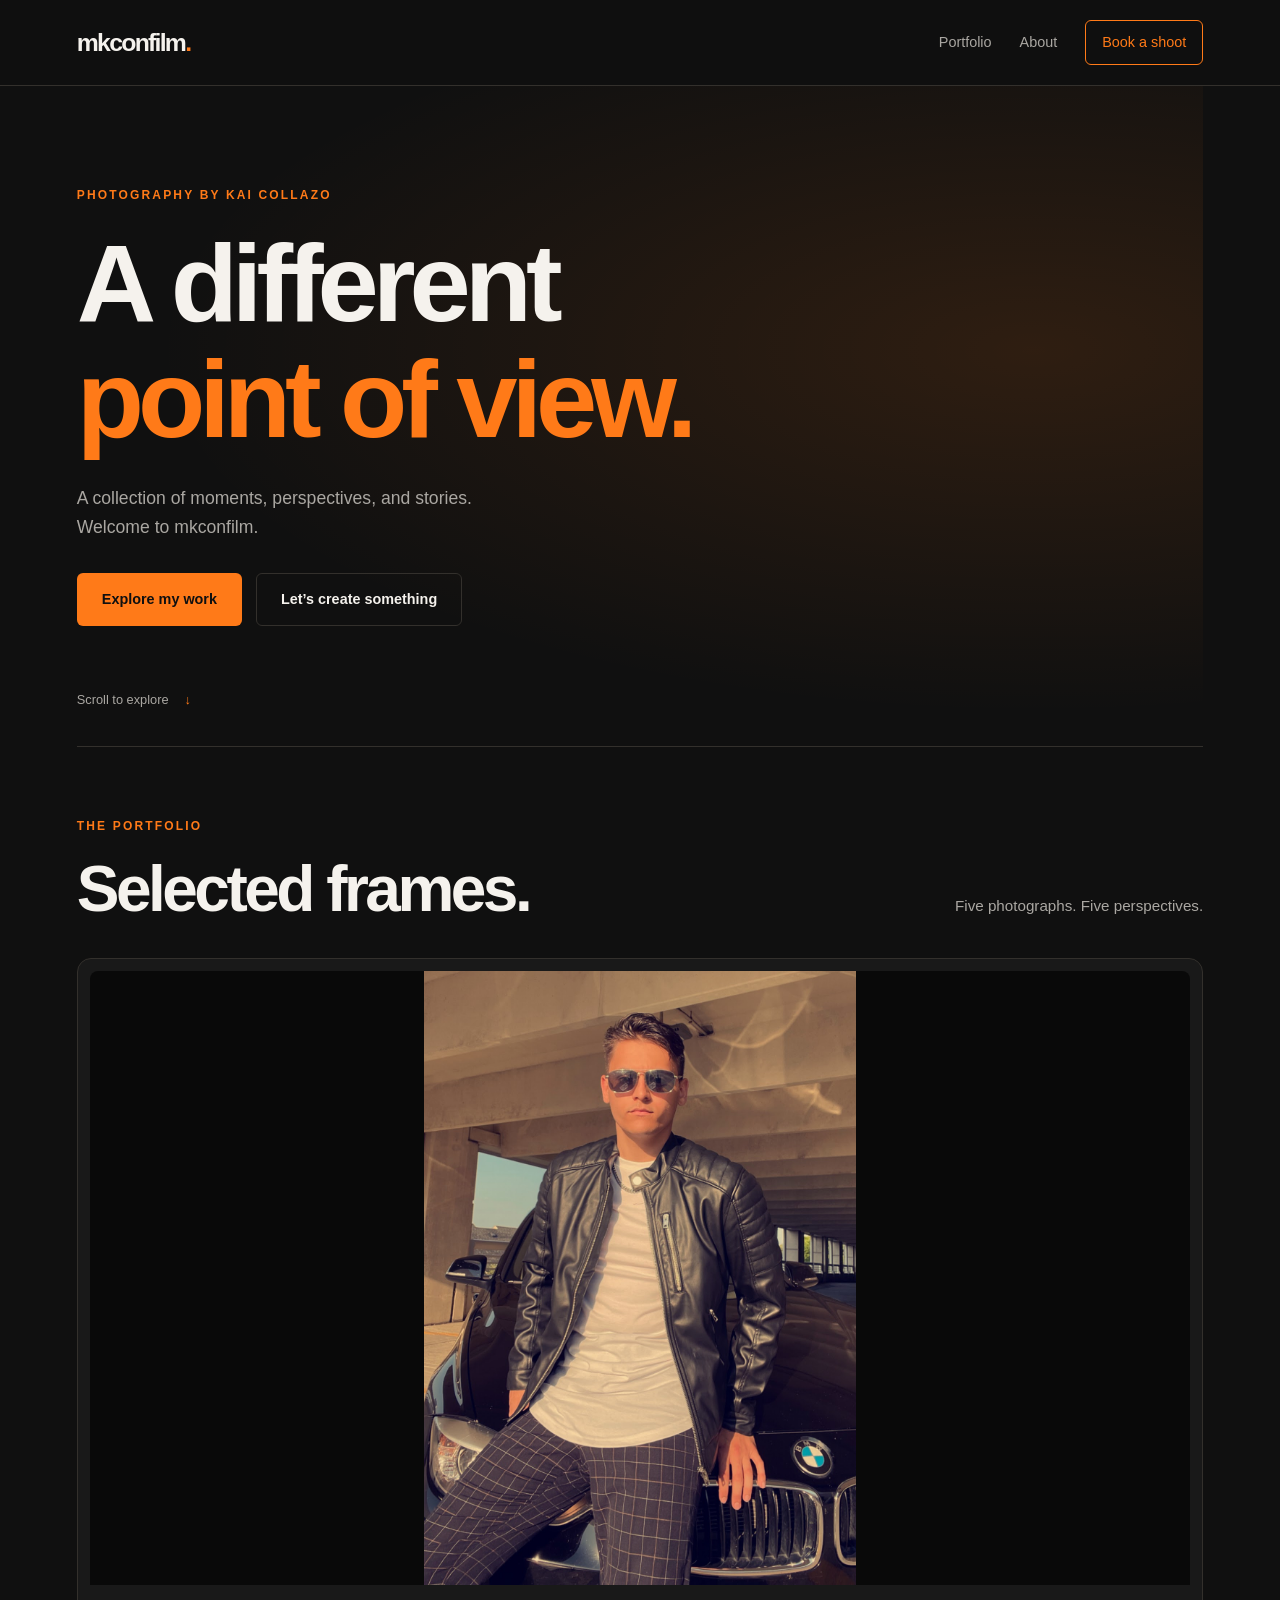
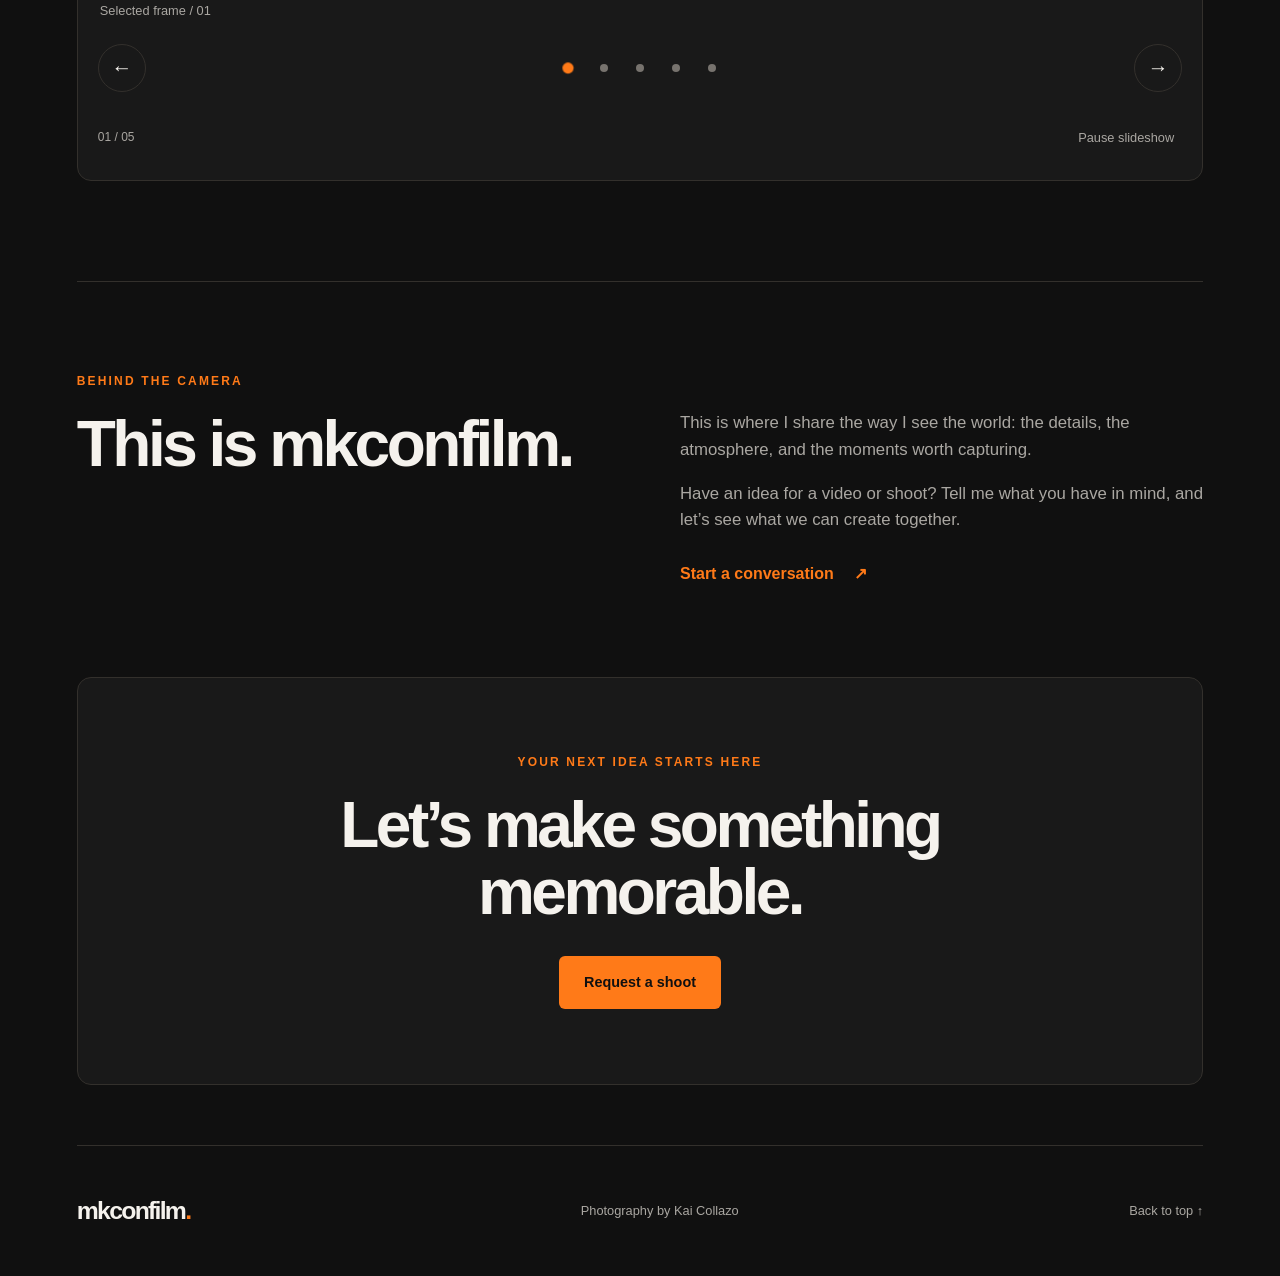
<file: index.html>
<!DOCTYPE html>
<html lang="en">
<head>
  <meta charset="UTF-8">

  <meta name="viewport" content="width=device-width, initial-scale=1">

  <meta
    name="description"
    content="Explore the photography portfolio of Malakai Collazo,
    the creator behind mkconfilm, and inquire about your next shoot."
  >

  <meta name="theme-color" content="#101010">

  <title>mkconfilm | Kai Collazo</title>

  <link rel="stylesheet" href="style.css">

  <script src="script.js" defer></script>
</head>

<body>
  <a class="skip-link" href="#main">Skip to content</a>

  <!-- SITE HEADER -->
  <header class="site-header">
    <a class="brand" href="index.html" aria-label="mkconfilm home">
      mkconfilm<span class="brand-dot">.</span>
    </a>

    <nav class="site-nav" aria-label="Main navigation">
     <a href="portfolio.html">Portfolio</a>
      <a href="about.html">About</a>
      <a class="nav-booking" href="booking.html">Book a shoot</a>
    </nav>
  </header>

  <main id="main">

    <!-- INTRODUCTION -->
    <section class="hero" aria-labelledby="hero-heading">
      <div class="hero-content">
        <p class="eyebrow">Photography by Kai Collazo</p>

        <h1 id="hero-heading">
          A different<br>
          <span class="accent">point of view.</span>
        </h1>

        <p class="hero-description">
          A collection of moments, perspectives, and stories.
          Welcome to mkconfilm.
        </p>

        <div class="hero-actions">
       <a class="button button-primary" href="portfolio.html">
  Explore my work
</a>

          <a class="button button-secondary" href="booking.html">
            Let’s create something
          </a>
        </div>
      </div>

      <a class="scroll-cue" href="#portfolio">
        Scroll to explore <span aria-hidden="true">↓</span>
      </a>
    </section>

    <!-- FEATURED PHOTO CAROUSEL -->
    <section
      class="portfolio-section"
      id="portfolio"
      aria-labelledby="portfolio-heading"
    >
      <div class="section-heading">
        <div>
          <p class="eyebrow">The portfolio</p>
          <h2 id="portfolio-heading">Selected frames.</h2>
        </div>

        <p class="section-description">
          Five photographs. Five perspectives.
        </p>
      </div>

      <div
        class="carousel"
        role="region"
        aria-roledescription="carousel"
        aria-label="Featured photographs"
      >

<!-- FEATURED PHOTOGRAPHS -->
<div class="carousel-track">

  <figure class="slide is-active" data-slide="0">
    <img
      src="images/Photo-1.jpg"
      alt="Featured photograph 1 from the mkconfilm portfolio"
      fetchpriority="high"
      decoding="async"
    >
    <figcaption>Selected frame / 01</figcaption>
  </figure>

  <figure class="slide" data-slide="1" hidden>
    <img
      src="images/Photo-2.jpg"
      alt="Featured photograph 2 from the mkconfilm portfolio"
      decoding="async"
    >
    <figcaption>Selected frame / 02</figcaption>
  </figure>

  <figure class="slide" data-slide="2" hidden>
    <img
      src="images/Photo-3.jpg"
      alt="Featured photograph 3 from the mkconfilm portfolio"
      decoding="async"
    >
    <figcaption>Selected frame / 03</figcaption>
  </figure>

  <figure class="slide" data-slide="3" hidden>
    <img
      src="images/Photo-4.jpg"
      alt="Featured photograph 4 from the mkconfilm portfolio"
      decoding="async"
    >
    <figcaption>Selected frame / 04</figcaption>
  </figure>

  <figure class="slide" data-slide="4" hidden>
    <img
      src="images/Photo-5.jpg"
      alt="Featured photograph 5 from the mkconfilm portfolio"
      decoding="async"
    >
    <figcaption>Selected frame / 05</figcaption>
  </figure>

</div>
        
        <div class="carousel-controls">
          <button
            class="carousel-arrow"
            id="previous-slide"
            type="button"
            aria-label="Previous photograph"
          >
            ←
          </button>

          <div class="carousel-dots" aria-label="Choose a photograph">
            <button
              class="carousel-dot is-active"
              type="button"
              data-target="0"
              aria-label="Show photograph 1"
              aria-current="true"
            ></button>

            <button
              class="carousel-dot"
              type="button"
              data-target="1"
              aria-label="Show photograph 2"
            ></button>

            <button
              class="carousel-dot"
              type="button"
              data-target="2"
              aria-label="Show photograph 3"
            ></button>

            <button
              class="carousel-dot"
              type="button"
              data-target="3"
              aria-label="Show photograph 4"
            ></button>

            <button
              class="carousel-dot"
              type="button"
              data-target="4"
              aria-label="Show photograph 5"
            ></button>
          </div>

          <button
            class="carousel-arrow"
            id="next-slide"
            type="button"
            aria-label="Next photograph"
          >
            →
          </button>
        </div>

        <div class="carousel-bottom">
          <p class="slide-count" id="slide-count">01 / 05</p>

          <button
            class="carousel-playback"
            id="toggle-autoplay"
            type="button"
            aria-label="Pause automatic slideshow"
          >
            Pause slideshow
          </button>
        </div>

      </div>
    </section>

    <!-- ABOUT YOU -->
    <section
      class="about-section"
      id="about"
      aria-labelledby="about-heading"
    >
      <div>
        <p class="eyebrow">Behind the camera</p>
        <h2 id="about-heading">
          This is mkconfilm.
        </h2>
      </div>

      <div class="about-copy">
        <p>
          This is where I share the way I see the world:
          the details, the atmosphere, and the moments
          worth capturing.
        </p>

        <p>
          Have an idea for a video or shoot? Tell me what you have in mind,
          and let’s see what we can create together.
        </p>

        <a class="text-link" href="booking.html">
          Start a conversation <span aria-hidden="true">↗</span>
        </a>
      </div>
    </section>

    <!-- BOOKING CALL TO ACTION -->
    <section class="booking-banner" aria-labelledby="booking-heading">
      <p class="eyebrow">Your next idea starts here</p>

      <h2 id="booking-heading">Let’s make something memorable.</h2>

      <a class="button button-primary" href="booking.html">
        Request a shoot
      </a>
    </section>

  </main>

  <footer class="site-footer">
    <a class="brand" href="index.html">
      mkconfilm<span class="brand-dot">.</span>
    </a>

    <p>Photography by Kai Collazo</p>

    <a href="#main">Back to top ↑</a>
  </footer>
</body>
</html>
</file>
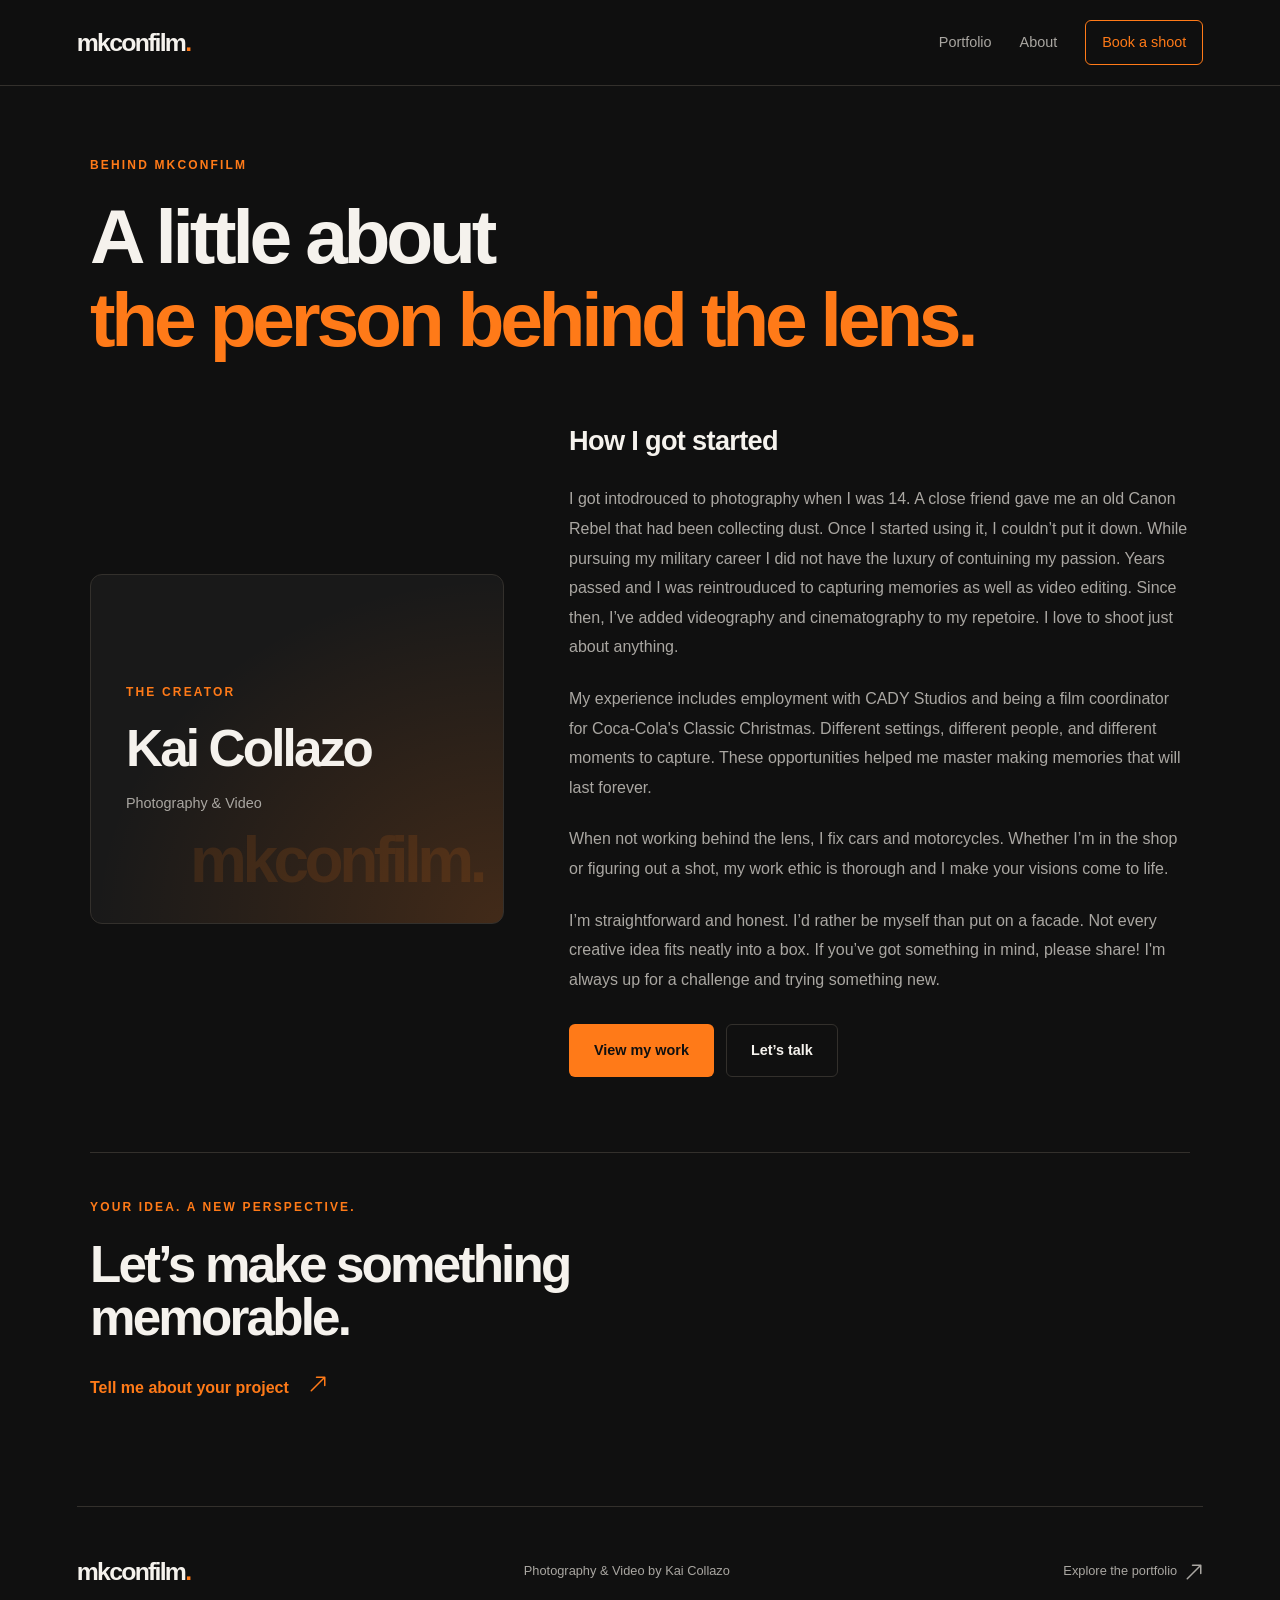
<file: about.html>
<!DOCTYPE html>
<html lang="en">
<head>
  <meta charset="UTF-8">

  <meta name="viewport" content="width=device-width, initial-scale=1">

  <meta
    name="description"
    content="Meet Kai Collazo, the creator behind mkconfilm,
    and explore the perspective behind the photography and video."
  >

  <meta name="theme-color" content="#101010">

  <title>About Kai | mkconfilm</title>

 <link rel="stylesheet" href="style.css?v=svg-arrows-2">
</head>

<body>
  <a class="skip-link" href="#main">Skip to content</a>

  <header class="site-header">
    <a class="brand" href="index.html" aria-label="mkconfilm home">
      mkconfilm<span class="brand-dot">.</span>
    </a>

    <nav class="site-nav" aria-label="Main navigation">
      <a href="portfolio.html">Portfolio</a>
      <a href="about.html" aria-current="page">About</a>
      <a class="nav-booking" href="booking.html">Book a shoot</a>
    </nav>
  </header>

  <main class="about-page" id="main">

    <header class="about-page-heading">
      <p class="eyebrow">Behind mkconfilm</p>

      <h1>
        A little about<br>
        <span class="accent">the person behind the lens.</span>
      </h1>
    </header>

    <section
      class="about-page-story"
      aria-labelledby="about-story-heading">
      <div class="about-name-card">
        <p class="eyebrow">The creator</p>

        <h2 id="about-story-heading">Kai Collazo</h2>

        <p class="about-role">Photography &amp; Video</p>

        <span class="about-card-brand" aria-hidden="true">
          mkconfilm.
        </span>
      </div>

<div class="about-page-copy">
  <h2 class="about-lead">How I got started</h2>

  <p>
    I got intodrouced to photography when I was 14. A close friend gave me an old Canon Rebel
  that had been collecting dust. Once I started using it, I couldn’t put it down. 
  While pursuing my military career I did not have the luxury of contuining my passion.  
  Years passed and I was reintrouduced to capturing memories as well as video editing. 
  Since then, I’ve added videography and cinematography to my repetoire. 
  I love to shoot just about anything.
  </p>

  <p>
    My experience includes employment with CADY Studios and being a 
    film coordinator for Coca-Cola's Classic Christmas. Different settings,
    different people, and different moments to capture. 
    These opportunities helped me master making memories that will last forever. 
  </p>

  <p>
    When not working behind the lens, I fix cars and motorcycles.
    Whether I’m in the shop or figuring out a shot, 
    my work ethic is thorough and I make your visions come to life.
  </p>

  <p>
    I’m straightforward and honest. I’d rather be myself than put on
    a facade. Not every creative idea fits neatly into a box. 
    If you’ve got something in mind, please share!
    I'm always up for a challenge and trying something new.
  </p>

  <div class="about-page-actions">
    <a class="button button-primary" href="portfolio.html">
      View my work
    </a>

    <a class="button button-secondary" href="booking.html">
      Let’s talk
    </a>
  </div>
</div>

</section>

    <section
      class="about-page-cta"
      aria-labelledby="about-cta-heading"
    >
      <p class="eyebrow">Your idea. A new perspective.</p>

      <h2 id="about-cta-heading">
        Let’s make something memorable.
      </h2>

      <a class="text-link" href="booking.html">
  Tell me about your project
  <svg
    class="arrow-icon"
    viewBox="0 0 24 24"
    fill="none"
    stroke="currentColor"
    stroke-width="2"
    stroke-linecap="round"
    stroke-linejoin="round"
    aria-hidden="true"
    focusable="false"
  >
    <path d="M3 21 21 3M10 3h11v11"></path>
  </svg>
</a>
    </section>

  </main>

  <footer class="site-footer">
    <a class="brand" href="index.html">
      mkconfilm<span class="brand-dot">.</span>
    </a>

    <p>Photography &amp; Video by Kai Collazo</p>

    <a href="portfolio.html">
  Explore the portfolio
  <svg
    class="arrow-icon"
    viewBox="0 0 24 24"
    fill="none"
    stroke="currentColor"
    stroke-width="2"
    stroke-linecap="round"
    stroke-linejoin="round"
    aria-hidden="true"
    focusable="false"
  >
    <path d="M3 21 21 3M10 3h11v11"></path>
  </svg>
</a>
  </footer>
</body>
</html>
</file>
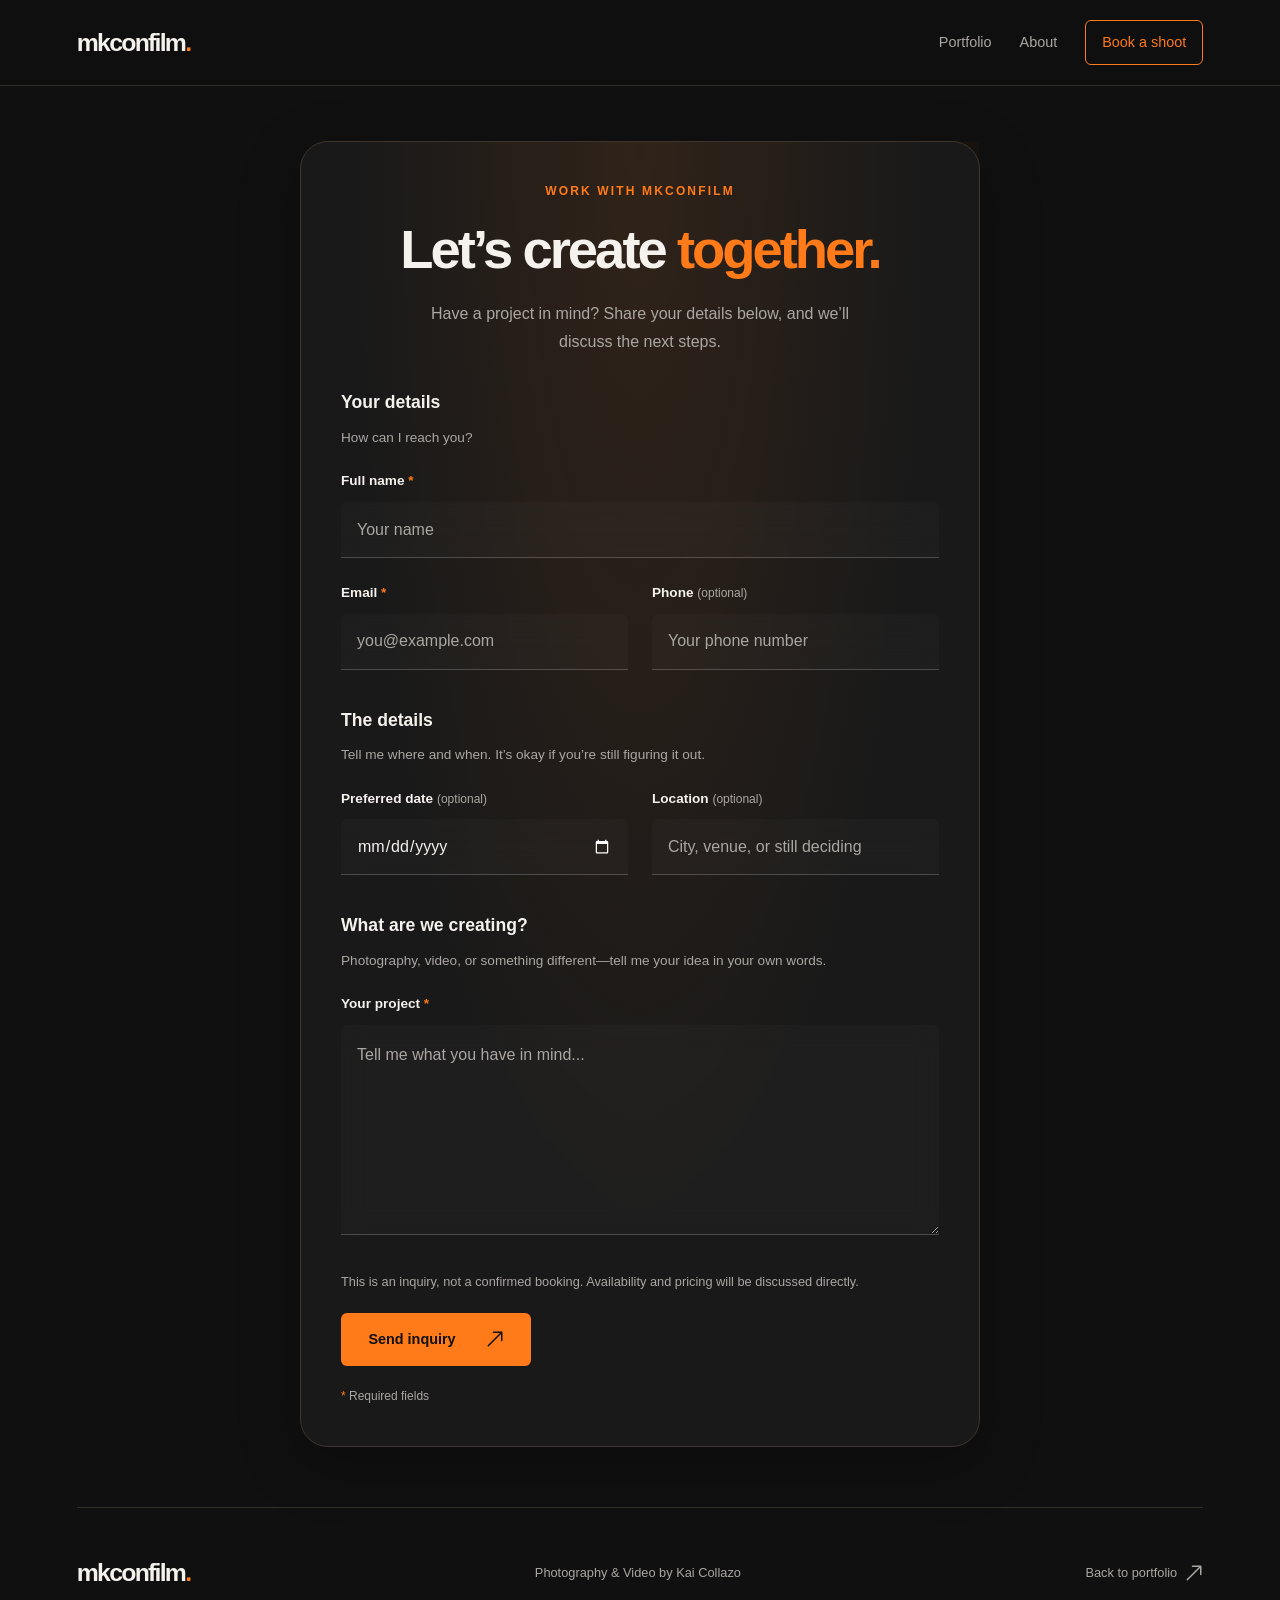
<file: booking.html>
<!DOCTYPE html>
<html lang="en">
<head>
  <meta charset="UTF-8">
  <meta name="viewport" content="width=device-width, initial-scale=1">

  <meta
    name="description"
    content="Plan your next photography or video project with Kai Collazo at mkconfilm."
  >

  <meta name="theme-color" content="#101010">

  <title>Booking | mkconfilm</title>

  <link rel="stylesheet" href="style.css?v=svg-arrows-1">
</head>

<body>
  <a class="skip-link" href="#main">Skip to content</a>

  <header class="site-header">
    <a class="brand" href="index.html" aria-label="mkconfilm home">
      mkconfilm<span class="brand-dot">.</span>
    </a>

    <nav class="site-nav" aria-label="Main navigation">
      <a href="portfolio.html">Portfolio</a>
      <a href="about.html">About</a>
      <a
        class="nav-booking"
        href="booking.html"
        aria-current="page"
      >
        Book a shoot
      </a>
    </nav>
  </header>

  <main class="booking-page booking-page-refined" id="main">
    <header class="booking-heading">
      <p class="eyebrow">Work with mkconfilm</p>

      <h1>Let’s create <span class="accent">together.</span></h1>

      <p class="booking-intro">
        Have a project in mind? Share your details below,
        and we’ll discuss the next steps.
      </p>
    </header>

    <form
      class="booking-form booking-form-refined"
      action="https://formsubmit.co/mkconfilm@gmail.com"
      method="POST"
      aria-describedby="booking-note"
    >
      <input
        type="hidden"
        name="_subject"
        value="New mkconfilm booking inquiry"
      >

      <input
        type="hidden"
        name="_next"
        value="https://mkconfilm.github.io/thank-you.html"
      >

      <input
        type="hidden"
        name="_template"
        value="table"
      >

      <!-- CONTACT INFORMATION -->
      <fieldset class="booking-group">
        <legend>Your details</legend>

        <p class="booking-group-description">
          How can I reach you?
        </p>

        <div class="form-field">
          <label for="name">
            Full name <span class="required-mark">*</span>
          </label>

          <input
            id="name"
            name="name"
            type="text"
            autocomplete="name"
            placeholder="Your name"
            maxlength="100"
            required
          >
        </div>

        <div class="form-row">
          <div class="form-field">
            <label for="email">
              Email <span class="required-mark">*</span>
            </label>

            <input
              id="email"
              name="email"
              type="email"
              autocomplete="email"
              placeholder="you@example.com"
              maxlength="254"
              required
            >
          </div>

          <div class="form-field">
            <label for="phone">
              Phone <span class="optional-label">(optional)</span>
            </label>

            <input
              id="phone"
              name="phone"
              type="tel"
              autocomplete="tel"
              placeholder="Your phone number"
              maxlength="40"
            >
          </div>
        </div>
      </fieldset>

      <!-- DATE AND LOCATION -->
      <fieldset class="booking-group">
        <legend>The details</legend>

        <p class="booking-group-description">
          Tell me where and when. It’s okay if you’re still figuring it out.
        </p>

        <div class="form-row">
          <div class="form-field">
            <label for="preferred-date">
              Preferred date
              <span class="optional-label">(optional)</span>
            </label>

            <input
              id="preferred-date"
              name="preferred_date"
              type="date"
            >
          </div>

          <div class="form-field">
            <label for="location">
              Location
              <span class="optional-label">(optional)</span>
            </label>

            <input
              id="location"
              name="location"
              type="text"
              placeholder="City, venue, or still deciding"
              maxlength="200"
            >
          </div>
        </div>
      </fieldset>

      <!-- PROJECT DESCRIPTION -->
      <fieldset class="booking-group">
        <legend>What are we creating?</legend>

        <p class="booking-group-description" id="project-help">
          Photography, video, or something different—tell me your idea
          in your own words.
        </p>

        <div class="form-field">
          <label class="project-label" for="details">
            Your project <span class="required-mark">*</span>
          </label>

          <textarea
            id="details"
            name="project_details"
            placeholder="Tell me what you have in mind..."
            aria-describedby="project-help"
            required
          ></textarea>
        </div>
      </fieldset>

      <!-- SUBMIT -->
      <div class="booking-submit">
        <p class="form-note" id="booking-note">
          This is an inquiry, not a confirmed booking.
          Availability and pricing will be discussed directly.
        </p>

        <button class="button button-primary" type="submit">
          Send inquiry
          <svg
            class="arrow-icon"
            viewBox="0 0 24 24"
            fill="none"
            stroke="currentColor"
            stroke-width="2"
            stroke-linecap="round"
            stroke-linejoin="round"
            aria-hidden="true"
            focusable="false"
          >
            <path d="M3 21 21 3M10 3h11v11"></path>
          </svg>
        </button>

        <p class="booking-required-note">
          <span class="required-mark">*</span> Required fields
        </p>
      </div>
    </form>
  </main>

  <footer class="site-footer">
    <a class="brand" href="index.html">
      mkconfilm<span class="brand-dot">.</span>
    </a>

    <p>Photography &amp; Video by Kai Collazo</p>

    <a href="portfolio.html">
      Back to portfolio
      <svg
        class="arrow-icon"
        viewBox="0 0 24 24"
        fill="none"
        stroke="currentColor"
        stroke-width="2"
        stroke-linecap="round"
        stroke-linejoin="round"
        aria-hidden="true"
        focusable="false"
      >
        <path d="M3 21 21 3M10 3h11v11"></path>
      </svg>
    </a>
  </footer>
</body>
</html>
</file>
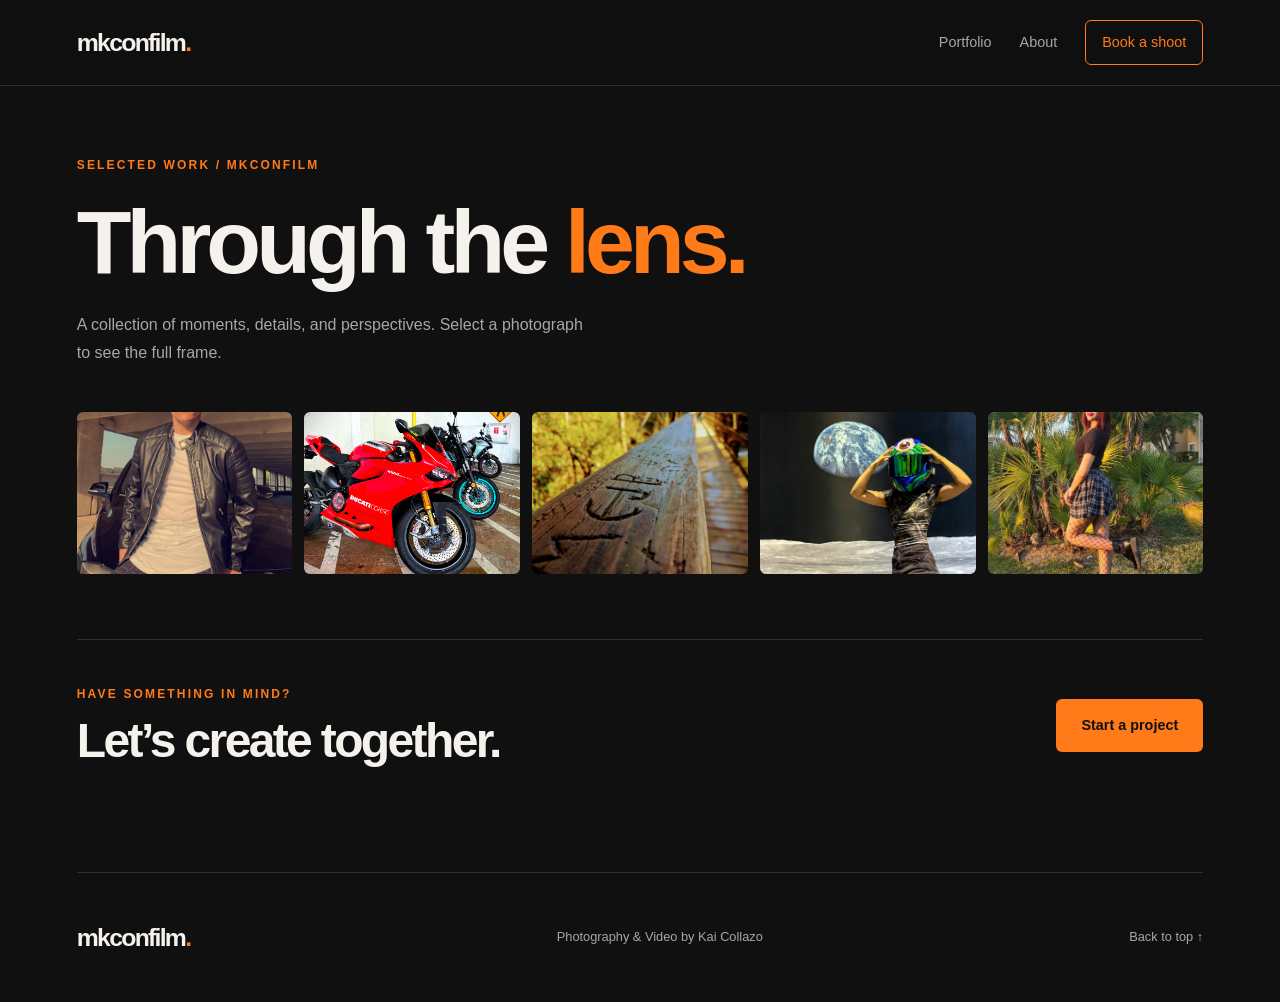
<file: portfolio.html>
<!DOCTYPE html>
<html lang="en">
<head>
  <meta charset="UTF-8">

  <meta name="viewport" content="width=device-width, initial-scale=1">

  <meta
    name="description"
    content="Explore selected photography by Kai Collazo at mkconfilm."
  >

  <meta name="theme-color" content="#101010">

  <title>Portfolio | mkconfilm</title>

 <link rel="stylesheet" href="style.css?v=five-desktop-one-mobile">

  <script src="portfolio.js" defer></script>
</head>

<body>
  <a class="skip-link" href="#main">Skip to content</a>

  <!-- SITE HEADER -->
  <header class="site-header">
    <a class="brand" href="index.html" aria-label="mkconfilm home">
      mkconfilm<span class="brand-dot">.</span>
    </a>

    <nav class="site-nav" aria-label="Main navigation">
      <a href="portfolio.html" aria-current="page">Portfolio</a>
      <a href="about.html">About</a>
      <a class="nav-booking" href="booking.html">Book a shoot</a>
    </nav>
  </header>

  <main class="portfolio-page" id="main">

    <!-- PAGE INTRODUCTION -->
    <header class="portfolio-page-heading">
      <p class="eyebrow">Selected work / mkconfilm</p>

      <h1>
        Through the <span class="accent">lens.</span>
      </h1>

      <p class="portfolio-page-intro">
        A collection of moments, details, and perspectives.
        Select a photograph to see the full frame.
      </p>
    </header>

    <!--
      portfolio.js will generate the gallery from a photo list.
      New photos will be added to that list, not this HTML.
    -->
    <section aria-label="Photography portfolio">
      <div class="photo-grid" id="photo-grid"></div>

      <noscript>
        <p class="form-note">
          Enable JavaScript to view the photo gallery.
        </p>
      </noscript>
    </section>

    <!-- BOOKING LINK -->
    <section
      class="portfolio-page-cta"
      aria-labelledby="portfolio-cta-heading"
    >
      <div>
        <p class="eyebrow">Have something in mind?</p>
        <h2 id="portfolio-cta-heading">Let’s create together.</h2>
      </div>

      <a class="button button-primary" href="booking.html">
        Start a project
      </a>
    </section>

  </main>

  <!-- FULL-SIZE PHOTO VIEWER -->
  <dialog
    class="photo-viewer"
    id="photo-viewer"
    aria-label="Full-size photograph"
  >
    <div class="photo-viewer-content">

      <button
        class="photo-viewer-close"
        id="photo-viewer-close"
        type="button"
        aria-label="Close photograph"
        autofocus
      >
        <span aria-hidden="true">×</span>
      </button>

      <img id="photo-viewer-image" alt="">

      <p class="photo-viewer-caption" id="photo-viewer-caption"></p>

    </div>
  </dialog>

  <footer class="site-footer">
    <a class="brand" href="index.html">
      mkconfilm<span class="brand-dot">.</span>
    </a>

    <p>Photography &amp; Video by Kai Collazo</p>

    <a href="#main">Back to top ↑</a>
  </footer>
</body>
</html>
</file>
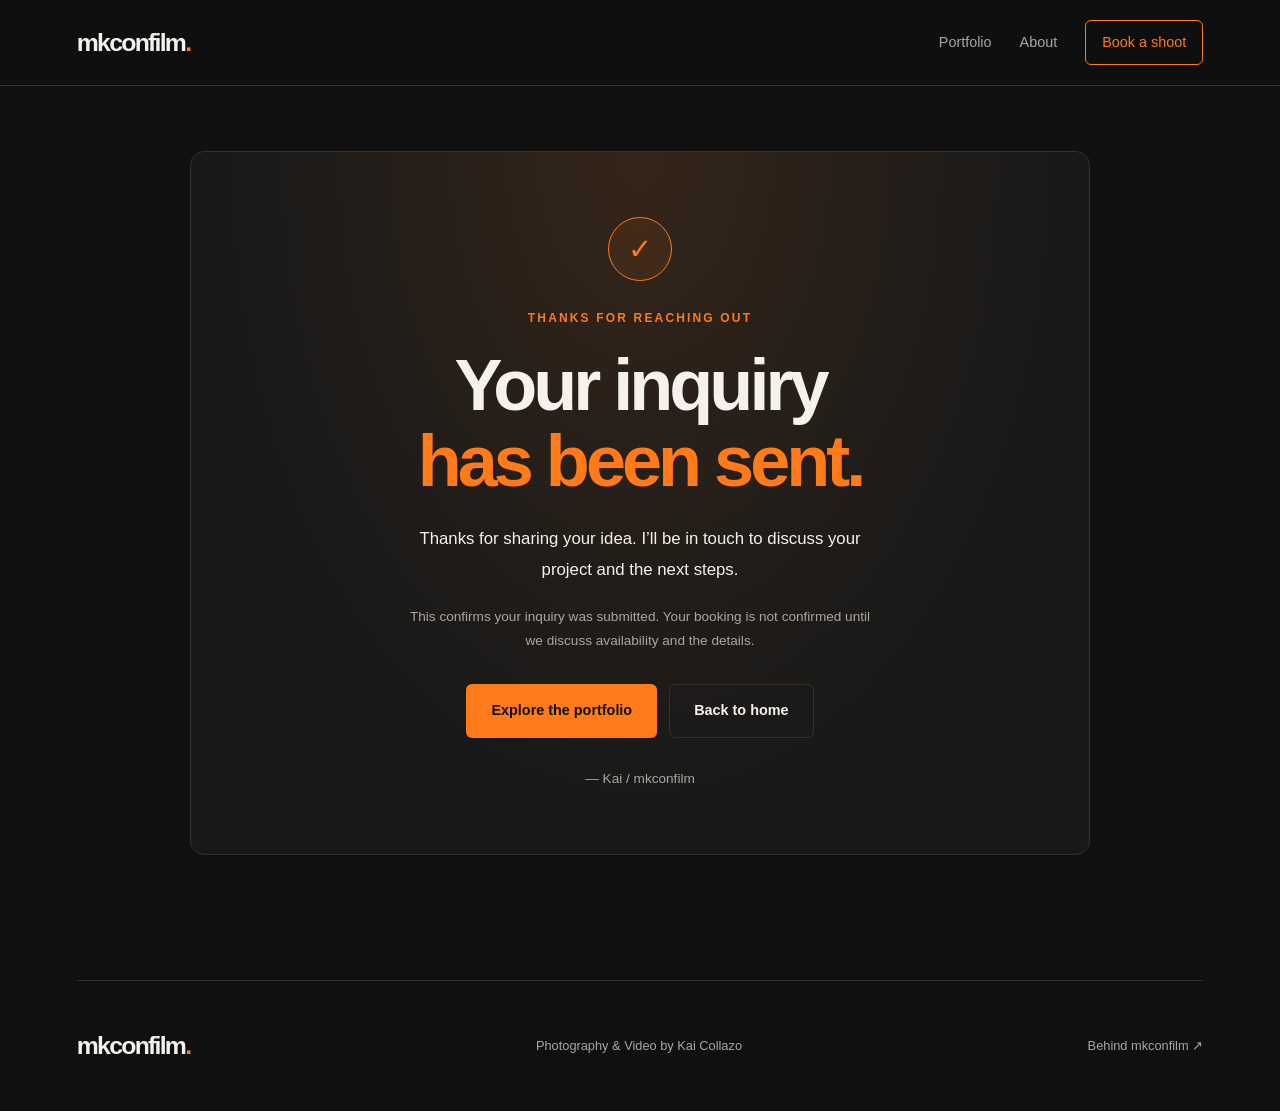
<file: thank-you.html>
<!DOCTYPE html>
<html lang="en">
<head>
  <meta charset="UTF-8">
  <meta name="viewport" content="width=device-width, initial-scale=1">

  <meta name="robots" content="noindex">
  <meta name="theme-color" content="#101010">

  <title>Inquiry Sent | mkconfilm</title>

  <link rel="stylesheet" href="style.css?v=confirmation-1">
</head>

<body>
  <a class="skip-link" href="#main">Skip to content</a>

  <header class="site-header">
    <a class="brand" href="index.html" aria-label="mkconfilm home">
      mkconfilm<span class="brand-dot">.</span>
    </a>

    <nav class="site-nav" aria-label="Main navigation">
      <a href="portfolio.html">Portfolio</a>
      <a href="about.html">About</a>
      <a class="nav-booking" href="booking.html">Book a shoot</a>
    </nav>
  </header>

  <main class="confirmation-page" id="main">
    <section class="confirmation-card" aria-labelledby="confirmation-heading">
      <div class="confirmation-icon" aria-hidden="true">✓</div>

      <p class="eyebrow">Thanks for reaching out</p>

      <h1 id="confirmation-heading">
        Your inquiry<br>
        <span class="accent">has been sent.</span>
      </h1>

      <p class="confirmation-message">
        Thanks for sharing your idea. I’ll be in touch
        to discuss your project and the next steps.
      </p>

      <p class="confirmation-note">
        This confirms your inquiry was submitted.
        Your booking is not confirmed until we discuss
        availability and the details.
      </p>

      <div class="confirmation-actions">
        <a class="button button-primary" href="portfolio.html">
          Explore the portfolio
        </a>

        <a class="button button-secondary" href="index.html">
          Back to home
        </a>
      </div>

      <p class="confirmation-signoff">— Kai / mkconfilm</p>
    </section>
  </main>

  <footer class="site-footer">
    <a class="brand" href="index.html">
      mkconfilm<span class="brand-dot">.</span>
    </a>

    <p>Photography &amp; Video by Kai Collazo</p>

    <a href="about.html">Behind mkconfilm ↗</a>
  </footer>
</body>
</html>
</file>
<file: style.css>
/* BASE */
:root {
  color-scheme: dark;
  --background: #101010;
  --surface: #191919;
  --text: #f5f2ed;
  --muted: #aaa7a2;
  --orange: #ff7a18;
  --orange-light: #ff984b;
  --border: #33302c;
  --page-width: 1200px;
}

* {
  box-sizing: border-box;
}

html {
  scroll-behavior: smooth;
  scroll-padding-top: 110px;
}

body {
  margin: 0;
  background: var(--background);
  color: var(--text);
  font-family: Arial, Helvetica, sans-serif;
  line-height: 1.6;
  overflow-wrap: break-word;
}

a {
  color: inherit;
  text-decoration: none;
}

button, input, select, textarea {
  font: inherit;
}

button {
  cursor: pointer;
}

img {
  display: block;
  max-width: 100%;
}

figure {
  margin: 0;
}

h1, h2, p {
  margin-top: 0;
}

h1, h2 {
  line-height: 1.05;
  letter-spacing: -0.055em;
}

[hidden] {
  display: none !important;
}

::selection {
  background: var(--orange);
  color: #101010;
}

:focus-visible {
  outline: 2px solid var(--orange);
  outline-offset: 5px;
}

.skip-link {
  position: fixed;
  top: 12px;
  left: 12px;
  z-index: 100;
  padding: 12px 18px;
  background: var(--orange);
  color: #101010;
  transform: translateY(-180%);
}

.skip-link:focus {
  transform: translateY(0);
}

/* HEADER */
.site-header {
  position: sticky;
  top: 0;
  z-index: 20;
  display: flex;
  align-items: center;
  justify-content: space-between;
  gap: 24px;
  padding: 20px max(6vw, calc((100vw - var(--page-width)) / 2));
  border-bottom: 1px solid var(--border);
  background: rgba(16, 16, 16, 0.9);
  -webkit-backdrop-filter: blur(18px);
  backdrop-filter: blur(18px);
}

.brand {
  flex-shrink: 0;
  font-size: 1.55rem;
  font-weight: 900;
  letter-spacing: -0.07em;
}

.brand-dot, .accent, .required-mark {
  color: var(--orange);
}

.site-nav {
  display: flex;
  align-items: center;
  gap: 28px;
  font-size: 0.9rem;
}

.site-nav a:not(.nav-booking) {
  color: var(--muted);
}

.site-nav a:hover {
  color: var(--orange);
}

.nav-booking {
  padding: 10px 16px;
  border: 1px solid var(--orange);
  border-radius: 6px;
  color: var(--orange);
}

.nav-booking:hover {
  background: var(--orange);
  color: #101010 !important;
}

/* SHARED LAYOUT */
.hero, .portfolio-section, .about-section,
.booking-banner, .site-footer, .booking-page {
  width: min(var(--page-width), 88%);
  margin-inline: auto;
}

.eyebrow {
  margin-bottom: 20px;
  color: var(--orange);
  font-size: 0.75rem;
  font-weight: 700;
  letter-spacing: 0.18em;
  text-transform: uppercase;
}

.button {
  display: inline-flex;
  align-items: center;
  justify-content: center;
  gap: 20px;
  min-height: 50px;
  padding: 14px 24px;
  border: 1px solid transparent;
  border-radius: 6px;
  font-size: 0.9rem;
  font-weight: 700;
  text-align: center;
  transition: transform 180ms ease, background 180ms ease;
}

.button:hover {
  transform: translateY(-2px);
}

.button-primary {
  background: var(--orange);
  color: #101010;
}

.button-primary:hover {
  background: var(--orange-light);
}

.button-secondary {
  border-color: var(--border);
  background: transparent;
  color: var(--text);
}

.button-secondary:hover {
  border-color: var(--orange);
}

/* HOMEPAGE */
.hero {
  position: relative;
  display: flex;
  align-items: center;
  min-height: 640px;
  padding-block: 100px 120px;
}

.hero::before {
  position: absolute;
  inset: 0;
  background: radial-gradient(
    ellipse at 85% 40%,
    rgba(255, 122, 24, 0.13),
    transparent 65%
  );
  content: "";
  pointer-events: none;
}

.hero-content {
  position: relative;
  max-width: 900px;
  animation: enter-page 700ms ease both;
}

.hero h1 {
  margin-bottom: 28px;
  font-size: clamp(3.4rem, 8.6vw, 7.5rem);
  font-weight: 900;
}

.hero-description {
  max-width: 450px;
  margin-bottom: 32px;
  color: var(--muted);
  font-size: 1.1rem;
}

.hero-actions {
  display: flex;
  flex-wrap: wrap;
  gap: 14px;
}

.scroll-cue {
  position: absolute;
  bottom: 35px;
  display: flex;
  gap: 16px;
  color: var(--muted);
  font-size: 0.8rem;
}

.scroll-cue span {
  color: var(--orange);
}

.portfolio-section {
  padding-block: 70px 100px;
  border-top: 1px solid var(--border);
}

.section-heading {
  display: flex;
  justify-content: space-between;
  align-items: flex-end;
  gap: 30px;
  margin-bottom: 35px;
}

.section-heading h2, .about-section h2,
.booking-banner h2, .booking-page h1 {
  margin-bottom: 0;
  font-size: clamp(2.3rem, 5vw, 4.3rem);
}

.section-description {
  max-width: 260px;
  margin-bottom: 5px;
  color: var(--muted);
  font-size: 0.95rem;
}

/* CAROUSEL */
.carousel {
  padding: 12px;
  border: 1px solid var(--border);
  border-radius: 14px;
  background: var(--surface);
}

.carousel-track {
  overflow: hidden;
  border-radius: 8px;
}

.slide {
  animation: reveal-frame 450ms ease both;
}

.photo-placeholder, .slide img {
  width: 100%;
  height: clamp(280px, 48vw, 620px);
}

.slide img {
  object-fit: contain;
  background: #090909;
}

.photo-placeholder {
  display: flex;
  flex-direction: column;
  justify-content: center;
  align-items: center;
  padding: 30px;
  background: linear-gradient(135deg, #24211e, #111111);
  text-align: center;
}

.photo-placeholder span {
  color: var(--orange);
  font-size: clamp(4rem, 14vw, 10rem);
  font-weight: 900;
  line-height: 1;
}

.photo-placeholder p {
  margin-top: 20px;
  color: var(--muted);
}

.slide figcaption {
  padding: 16px 10px 6px;
  color: var(--muted);
  font-size: 0.8rem;
}

.carousel-controls, .carousel-bottom {
  display: flex;
  justify-content: space-between;
  align-items: center;
  gap: 12px;
  padding: 16px 8px 8px;
}

.carousel-arrow {
  display: grid;
  place-items: center;
  width: 48px;
  height: 48px;
  padding: 0;
  border: 1px solid var(--border);
  border-radius: 50%;
  background: transparent;
  color: var(--text);
  font-size: 1.3rem;
}

.carousel-arrow:hover {
  background: var(--orange);
  color: #101010;
}

.carousel-dots {
  display: flex;
  align-items: center;
}

.carousel-dot {
  display: grid;
  place-items: center;
  width: 36px;
  height: 44px;
  padding: 0;
  border: 0;
  background: transparent;
}

.carousel-dot::after {
  width: 8px;
  height: 8px;
  border-radius: 50%;
  background: #77736e;
  content: "";
}

.carousel-dot.is-active::after {
  background: var(--orange);
  transform: scale(1.4);
}

.slide-count {
  margin: 0;
  color: var(--muted);
  font-size: 0.75rem;
}

.carousel-playback {
  min-height: 44px;
  padding: 8px;
  border: 0;
  background: transparent;
  color: var(--muted);
  font-size: 0.8rem;
}

/* ABOUT AND FOOTER */
.about-section {
  display: grid;
  grid-template-columns: 1fr 1fr;
  gap: 80px;
  padding-block: 90px;
  border-top: 1px solid var(--border);
}

.about-copy {
  padding-top: 38px;
}

.about-copy p {
  color: var(--muted);
  font-size: 1.05rem;
}

.text-link {
  display: inline-flex;
  gap: 20px;
  margin-top: 10px;
  color: var(--orange);
  font-weight: 700;
}

.booking-banner {
  padding: 75px 35px;
  border: 1px solid var(--border);
  border-radius: 14px;
  background: var(--surface);
  text-align: center;
}

.booking-banner h2 {
  max-width: 800px;
  margin-inline: auto;
  margin-bottom: 30px;
}

.site-footer {
  display: flex;
  justify-content: space-between;
  align-items: center;
  flex-wrap: wrap;
  gap: 20px;
  padding-block: 45px;
  margin-top: 60px;
  border-top: 1px solid var(--border);
}

.site-footer p, .site-footer > a:last-child {
  margin: 0;
  color: var(--muted);
  font-size: 0.8rem;
}

/* CLEAN GLASS BOOKING PAGE */
.booking-page {
  position: relative;
  max-width: 780px;
  padding-block: 70px 40px;
}

.booking-page::before {
  position: absolute;
  inset: 0;
  z-index: -1;
  background: radial-gradient(
    ellipse at 85% 35%,
    rgba(255, 122, 24, 0.08),
    transparent 65%
  );
  content: "";
  pointer-events: none;
}

.booking-heading {
  margin-bottom: 48px;
}

.booking-heading h1 {
  font-size: clamp(2.7rem, 6vw, 4.6rem);
}

.booking-intro {
  max-width: 520px;
  margin: 22px 0 0;
  color: var(--muted);
  line-height: 1.75;
}

/* No outer card or question-group boxes */
.booking-form {
  display: grid;
  gap: 36px;
  padding: 0;
  border: 0;
  border-radius: 0;
  background: transparent;
  box-shadow: none;
}

.booking-group {
  min-width: 0;
  margin: 0;
  padding: 0;
  border: 0;
}

.booking-group legend {
  width: 100%;
  padding: 0;
  border: 0;
  font-size: 1.1rem;
  font-weight: 700;
}

.booking-group-description {
  margin: 10px 0 22px;
  color: var(--muted);
  font-size: 0.85rem;
}

.form-row {
  display: grid;
  grid-template-columns: repeat(2, minmax(0, 1fr));
  align-items: start;
  gap: 24px;
}

.booking-group > .form-field + .form-row {
  margin-top: 24px;
}

.form-field {
  display: grid;
  gap: 10px;
  min-width: 0;
}

.form-field label {
  font-size: 0.85rem;
  font-weight: 600;
}

.optional-label {
  color: var(--muted);
  font-size: 0.75rem;
  font-weight: 400;
}

/* Transparent fields with a light underline */
.booking-form input,
.booking-form select,
.booking-form textarea {
  display: block;
  width: 100%;
  min-width: 0;
  margin: 0;
  padding: 16px;
  border: 0;
  border-bottom: 1px solid rgba(255, 255, 255, 0.2);
  border-radius: 6px 6px 0 0;
  background: rgba(255, 255, 255, 0.025);
  color: var(--text);
  -webkit-backdrop-filter: blur(12px);
  backdrop-filter: blur(12px);
  box-shadow: none;
  transition: background 180ms ease, border-color 180ms ease;
}

.booking-form input,
.booking-form select {
  height: 56px;
}

.booking-form textarea {
  min-height: 210px;
  line-height: 1.7;
  resize: vertical;
}

.booking-form input::placeholder,
.booking-form textarea::placeholder {
  color: #aaa7a2;
  opacity: 1;
}

.booking-form input:hover,
.booking-form select:hover,
.booking-form textarea:hover {
  background: rgba(255, 255, 255, 0.045);
}

.booking-form input:focus,
.booking-form select:focus,
.booking-form textarea:focus {
  border-bottom-color: var(--orange);
  background: rgba(255, 122, 24, 0.045);
}

/* Keep a visible keyboard-focus indicator */
.booking-form input:focus-visible,
.booking-form select:focus-visible,
.booking-form textarea:focus-visible {
  outline: 2px solid var(--orange);
  outline-offset: 3px;
}

.booking-submit {
  display: grid;
  gap: 20px;
  margin: 0;
  padding: 0;
  border: 0;
}

.form-note, .booking-required-note {
  margin: 0;
  color: var(--muted);
  font-size: 0.8rem;
  line-height: 1.7;
}

.booking-submit .button {
  justify-self: start;
  min-width: 190px;
}

.booking-required-note {
  font-size: 0.75rem;
}

/* MOTION */
@keyframes enter-page {
  from { opacity: 0; transform: translateY(18px); }
  to { opacity: 1; transform: translateY(0); }
}

@keyframes reveal-frame {
  from { opacity: 0; }
  to { opacity: 1; }
}

/* RESPONSIVE LAYOUT */
@media (max-width: 800px) {
  .site-header {
    padding-inline: 6%;
  }

  .site-nav {
    gap: 18px;
  }

  .section-heading {
    flex-direction: column;
    align-items: flex-start;
    gap: 20px;
  }

  .about-section {
    grid-template-columns: 1fr;
    gap: 25px;
    padding-block: 65px;
  }

  .about-copy {
    padding-top: 0;
  }
}

@media (max-width: 520px) {
  html {
    scroll-padding-top: 140px;
  }

  .site-header {
    flex-wrap: wrap;
    gap: 12px;
    padding-block: 14px;
  }

  .brand {
    font-size: 1.4rem;
  }

  .site-nav {
    justify-content: space-between;
    width: 100%;
    gap: 12px;
    font-size: 0.8rem;
  }

  .nav-booking {
    padding: 8px 12px;
  }

  .hero {
    min-height: 580px;
    padding-top: 65px;
  }

  .hero h1 {
    font-size: clamp(2.7rem, 12vw, 4rem);
  }

  .hero-actions {
    flex-direction: column;
  }

  .carousel {
    padding: 8px;
  }

  .carousel-dot {
    width: 30px;
  }

  .carousel-arrow {
    width: 44px;
    height: 44px;
  }

  .booking-banner {
    padding: 50px 22px;
  }

  .site-footer {
    flex-direction: column;
    align-items: flex-start;
    margin-top: 40px;
  }

  .booking-page {
    padding-top: 45px;
  }

  .form-row {
    grid-template-columns: 1fr;
  }

  .booking-submit .button {
    width: 100%;
  }
}

@media (prefers-reduced-motion: reduce) {
  html {
    scroll-behavior: auto;
  }

  *, *::before, *::after {
    animation: none !important;
    transition: none !important;
  }
}
/* ========================================
   DEDICATED PORTFOLIO PAGE
   ======================================== */

.portfolio-page {
  width: min(1400px, 88%);
  margin-inline: auto;
  padding-top: 70px;
}

.portfolio-page-heading {
  max-width: 800px;
  margin-bottom: 45px;
}

.portfolio-page-heading h1 {
  margin-bottom: 22px;
  font-size: clamp(3rem, 7vw, 6rem);
}

.portfolio-page-intro {
  max-width: 520px;
  margin-bottom: 0;
  color: var(--muted);
  font-size: 1rem;
  line-height: 1.75;
}

/* PHOTO COLLAGE */

.photo-grid {
  display: grid;
  grid-template-columns: repeat(4, minmax(0, 1fr));
  grid-auto-rows: clamp(150px, 17vw, 250px);
  grid-auto-flow: row;
  gap: 12px;
}

.photo-tile {
  position: relative;
  display: block;
  width: 100%;
  height: 100%;
  min-width: 0;
  padding: 0;
  overflow: hidden;
  border: 0;
  border-radius: 8px;
  background: var(--surface);
  cursor: zoom-in;
  isolation: isolate;
}

.photo-tile--normal {
  grid-column: span 1;
  grid-row: span 1;
}

.photo-tile--wide {
  grid-column: span 2;
  grid-row: span 1;
}

.photo-tile--tall {
  grid-column: span 1;
  grid-row: span 2;
}

.photo-tile--large {
  grid-column: span 2;
  grid-row: span 2;
}

.photo-tile img {
  width: 100%;
  height: 100%;
  object-fit: cover;
  object-position: var(--photo-position, center);
  transition:
    transform 350ms ease,
    filter 350ms ease;
}

.photo-tile::after {
  position: absolute;
  right: 14px;
  bottom: 14px;
  z-index: 1;
  display: grid;
  place-items: center;
  width: 34px;
  height: 34px;
  border: 1px solid rgba(255, 255, 255, 0.3);
  border-radius: 50%;
  background: rgba(0, 0, 0, 0.45);
  color: white;
  font-size: 1.1rem;
  content: "↗";
  opacity: 0;
  transform: translateY(5px);
  transition: opacity 200ms ease, transform 200ms ease;
  pointer-events: none;
}

@media (hover: hover) {
  .photo-tile:hover img {
    transform: scale(1.035);
    filter: brightness(1.06);
  }

  .photo-tile:hover::after {
    opacity: 1;
    transform: translateY(0);
  }
}

.photo-tile:focus-visible {
  outline: 3px solid var(--orange);
  outline-offset: 4px;
}

.photo-tile:focus-visible::after {
  opacity: 1;
  transform: translateY(0);
}

/* PORTFOLIO BOOKING SECTION */

.portfolio-page-cta {
  display: flex;
  justify-content: space-between;
  align-items: center;
  gap: 30px;
  margin-top: 65px;
  padding-block: 45px;
  border-top: 1px solid var(--border);
}

.portfolio-page-cta .eyebrow {
  margin-bottom: 12px;
}

.portfolio-page-cta h2 {
  margin-bottom: 0;
  font-size: clamp(2rem, 4vw, 3rem);
}

.portfolio-page-cta .button {
  flex-shrink: 0;
}

/* FULL-SIZE PHOTO VIEWER */

.photo-viewer {
  position: fixed;
  inset: 0;
  width: min(1400px, 96vw);
  max-width: 96vw;
  max-height: 94vh;
  max-height: 94dvh;
  margin: auto;
  padding: 0;
  overflow: auto;
  border: 1px solid var(--border);
  border-radius: 10px;
  background: #0b0b0b;
  color: var(--text);
}

.photo-viewer::backdrop {
  background: rgba(0, 0, 0, 0.92);
}

.photo-viewer-content {
  position: relative;
  display: flex;
  flex-direction: column;
  align-items: center;
  padding: 65px 20px 20px;
}

.photo-viewer-close {
  position: absolute;
  top: 12px;
  right: 12px;
  display: grid;
  place-items: center;
  width: 44px;
  height: 44px;
  padding: 0;
  border: 1px solid #555;
  border-radius: 50%;
  background: #191919;
  color: white;
  font-size: 1.8rem;
  line-height: 1;
  cursor: pointer;
}

.photo-viewer-close:hover {
  border-color: var(--orange);
  color: var(--orange);
}

#photo-viewer-image {
  width: auto;
  height: auto;
  max-width: 100%;
  max-height: 72vh;
  max-height: 72dvh;
  object-fit: contain;
}

.photo-viewer-caption {
  max-width: 800px;
  margin: 16px 0 0;
  color: var(--muted);
  font-size: 0.85rem;
  text-align: center;
}

.photo-viewer-caption:empty {
  display: none;
}

/* TABLET LAYOUT */

@media (max-width: 900px) {
  .photo-grid {
    grid-template-columns: repeat(3, minmax(0, 1fr));
    grid-auto-rows: clamp(150px, 23vw, 230px);
    gap: 10px;
  }
}

/* PHONE LAYOUT */

@media (max-width: 600px) {
  .portfolio-page {
    padding-top: 45px;
  }

  .portfolio-page-heading {
    margin-bottom: 30px;
  }

  .portfolio-page-heading h1 {
    font-size: clamp(2.7rem, 10vw, 4rem);
  }

  .photo-grid {
    grid-template-columns: repeat(2, minmax(0, 1fr));
    grid-auto-rows: clamp(130px, 30vw, 180px);
    gap: 8px;
  }

  .photo-tile {
    border-radius: 5px;
  }

  .portfolio-page-cta {
    flex-direction: column;
    align-items: flex-start;
    gap: 24px;
    margin-top: 40px;
    padding-block: 35px;
  }

  .portfolio-page-cta .button {
    width: 100%;
  }

  .photo-viewer-content {
    padding-inline: 10px;
  }
}

/* REDUCED MOTION */

@media (prefers-reduced-motion: reduce) {
  .photo-tile img,
  .photo-tile::after {
    transition: none;
  }
}
/* SMALLER, DENSER PORTFOLIO COLLAGE */

.photo-grid {
  grid-template-columns: repeat(6, minmax(0, 1fr));
  grid-auto-rows: clamp(90px, 9vw, 130px);
  gap: 8px;
}

.photo-tile {
  border-radius: 5px;
}

/* Tablets */
@media (max-width: 900px) {
  .photo-grid {
    grid-template-columns: repeat(4, minmax(0, 1fr));
    grid-auto-rows: clamp(85px, 13vw, 115px);
    gap: 7px;
  }
}

/* Phones */
@media (max-width: 600px) {
  .photo-grid {
    grid-template-columns: repeat(3, minmax(0, 1fr));
    grid-auto-rows: clamp(70px, 20vw, 100px);
    gap: 5px;
  }
}
/* PORTFOLIO: FIVE ACROSS ON DESKTOP, ONE ACROSS ON PHONE */

#photo-grid {
  display: grid;
  grid-template-columns: repeat(5, minmax(0, 1fr));
  grid-auto-rows: auto;
  gap: 12px;
}

/* Every photo occupies exactly one grid cell. */
#photo-grid .photo-tile {
  grid-column: auto;
  grid-row: auto;
  width: 100%;
  height: auto;
  aspect-ratio: 4 / 3;
  border-radius: 6px;
}

#photo-grid .photo-tile img {
  display: block;
  width: 100%;
  height: 100%;
  object-fit: cover;
  object-position: var(--photo-position, center);
}

/* Phones: one full-width photo per row. */
@media (max-width: 600px) {
  #photo-grid {
    grid-template-columns: minmax(0, 1fr);
    gap: 16px;
  }

  #photo-grid .photo-tile {
    aspect-ratio: auto;
  }

  #photo-grid .photo-tile img {
    height: auto;
    object-fit: contain;
  }
}
/* ========================================
   ABOUT PAGE
   ======================================== */

.about-page {
  width: min(1100px, 88%);
  margin-inline: auto;
  padding-top: 70px;
}

.about-page-heading {
  max-width: 950px;
  margin-bottom: 60px;
}

.about-page-heading h1 {
  margin-bottom: 0;
  font-size: clamp(2.7rem, 6vw, 5.5rem);
  line-height: 1.08;
}

.about-page-story {
  display: grid;
  grid-template-columns: minmax(0, 0.8fr) minmax(0, 1.2fr);
  align-items: center;
  gap: 65px;
}

.about-name-card {
  position: relative;
  display: flex;
  flex-direction: column;
  justify-content: center;
  min-height: 350px;
  padding: 35px;
  overflow: hidden;
  border: 1px solid var(--border);
  border-radius: 12px;
  background:
    radial-gradient(
      ellipse at 100% 100%,
      rgba(255, 122, 24, 0.18),
      transparent 70%
    ),
    var(--surface);
}

.about-name-card h2 {
  position: relative;
  margin-bottom: 16px;
  font-size: clamp(2.2rem, 4vw, 3.5rem);
}

.about-role {
  position: relative;
  margin-bottom: 0;
  color: var(--muted);
  font-size: 0.9rem;
}

.about-card-brand {
  position: absolute;
  right: 20px;
  bottom: 12px;
  color: rgba(255, 122, 24, 0.12);
  font-size: clamp(2.5rem, 5vw, 4rem);
  font-weight: 900;
  letter-spacing: -0.07em;
  pointer-events: none;
}

.about-page-copy p {
  margin-bottom: 22px;
  color: var(--muted);
  font-size: 1rem;
  line-height: 1.85;
}

.about-page-copy .about-lead {
  color: var(--text);
  font-size: clamp(1.3rem, 2.3vw, 1.7rem);
  line-height: 1.5;
  letter-spacing: -0.025em;
}

.about-page-actions {
  display: flex;
  flex-wrap: wrap;
  gap: 12px;
  margin-top: 30px;
}

.about-page-cta {
  margin-top: 75px;
  padding-block: 45px;
  border-top: 1px solid var(--border);
}

.about-page-cta h2 {
  max-width: 650px;
  margin-bottom: 20px;
  font-size: clamp(2rem, 4vw, 3.4rem);
}

@media (max-width: 800px) {
  .about-page-story {
    grid-template-columns: 1fr;
    gap: 35px;
  }

  .about-name-card {
    min-height: 250px;
  }
}

@media (max-width: 520px) {
  .about-page {
    padding-top: 45px;
  }

  .about-page-heading {
    margin-bottom: 35px;
  }

  .about-name-card {
    padding: 28px;
  }

  .about-page-actions {
    flex-direction: column;
  }

  .about-page-actions .button {
    width: 100%;
  }

  .about-page-cta {
    margin-top: 45px;
    padding-block: 35px;
  }
}
/* BOOKING CONFIRMATION */

.confirmation-page {
  display: grid;
  place-items: center;
  width: min(900px, 88%);
  min-height: 65vh;
  margin-inline: auto;
  padding-block: 65px;
}

.confirmation-card {
  width: 100%;
  padding: clamp(28px, 6vw, 65px);
  border: 1px solid var(--border);
  border-radius: 14px;
  background:
    radial-gradient(
      ellipse at 50% 0%,
      rgba(255, 122, 24, 0.12),
      transparent 65%
    ),
    var(--surface);
  text-align: center;
}

.confirmation-icon {
  display: grid;
  place-items: center;
  width: 64px;
  height: 64px;
  margin: 0 auto 28px;
  border: 1px solid var(--orange);
  border-radius: 50%;
  background: rgba(255, 122, 24, 0.08);
  color: var(--orange);
  font-size: 1.8rem;
}

.confirmation-card h1 {
  margin-bottom: 25px;
  font-size: clamp(2.5rem, 6vw, 4.5rem);
}

.confirmation-message {
  max-width: 470px;
  margin: 0 auto 20px;
  color: var(--text);
  font-size: 1.05rem;
  line-height: 1.8;
}

.confirmation-note {
  max-width: 470px;
  margin: 0 auto;
  color: var(--muted);
  font-size: 0.85rem;
  line-height: 1.75;
}

.confirmation-actions {
  display: flex;
  justify-content: center;
  flex-wrap: wrap;
  gap: 12px;
  margin-top: 32px;
}

.confirmation-signoff {
  margin: 30px 0 0;
  color: var(--muted);
  font-size: 0.85rem;
}

.booking-submit button:disabled {
  opacity: 0.65;
  cursor: wait;
  transform: none;
}

.booking-form .submission-error {
  margin: 0;
  padding: 14px;
  border: 1px solid var(--orange);
  border-radius: 6px;
  color: var(--text);
  font-size: 0.9rem;
}

@media (max-width: 520px) {
  .confirmation-page {
    padding-block: 40px;
  }

  .confirmation-actions {
    flex-direction: column;
  }

  .confirmation-actions .button {
    width: 100%;
  }
}
/* BOOKING FORM: PHONE-ONLY WIDTH FIX */
@media (max-width: 600px) {
  .booking-page {
    width: 92%;
    max-width: 100%;
  }

  .booking-page .booking-form {
    width: 100%;
    min-width: 0;
    max-width: 100%;
    padding: 24px 16px;
  }

  .booking-page .booking-group,
  .booking-page .form-field,
  .booking-page .booking-submit {
    min-width: 0;
    max-width: 100%;
  }

  .booking-page .form-row {
    grid-template-columns: minmax(0, 1fr);
    min-width: 0;
    gap: 20px;
  }

  .booking-page .form-field input,
  .booking-page .form-field select,
  .booking-page .form-field textarea {
    display: block;
    box-sizing: border-box;
    width: 100%;
    min-width: 0;
    max-width: 100%;
    font-size: 16px;
  }

  .booking-page .form-field textarea {
    resize: vertical;
  }

  .booking-page .booking-group legend {
    max-width: 100%;
    white-space: normal;
    overflow-wrap: anywhere;
  }

  .booking-page .booking-submit .button {
    width: 100%;
    min-width: 0;
  }
}
/* PHONE-ONLY DATE FIELD FIX */
@media (max-width: 600px) {
  .booking-page input[type="date"] {
    -webkit-appearance: none;
    appearance: none;
    display: block;
    box-sizing: border-box;
    width: 100%;
    min-width: 0;
    max-width: 100%;
    min-height: 50px;
    padding: 12px;
    overflow: hidden;
  }

  .booking-page input[type="date"]::-webkit-date-and-time-value {
    min-width: 0;
    text-align: left;
  }

  .booking-page input[type="date"]::-webkit-datetime-edit {
    min-width: 0;
    padding: 0;
  }
}
/* NARROW AND CENTER THE PREFERRED DATE FIELD */
.booking-page .form-field input[type="date"] {
  width: 94%;
  max-width: 94%;
  min-width: 0;
  margin-inline: auto;
  box-sizing: border-box;
}
/* CENTERED BOOKING CARD: HEADING AND FORM TOGETHER */

main.booking-page.booking-page-refined {
  box-sizing: border-box;
  width: min(680px, calc(100% - 32px));
  max-width: 680px;
  margin: 55px auto;
  padding: 40px;

  border: 1px solid #40352c;
  border-radius: 28px;

  background:
    radial-gradient(
      ellipse at 50% 0%,
      rgba(255, 122, 24, 0.10),
      transparent 60%
    ),
    var(--surface);

  box-shadow: 0 18px 60px rgba(0, 0, 0, 0.25);
}

/* Center the introduction inside the bubble. */
.booking-page-refined .booking-heading {
  margin-bottom: 32px;
  text-align: center;
}

.booking-page-refined .booking-heading h1 {
  max-width: 100%;
  margin-inline: auto;
  font-size: clamp(2.2rem, 5vw, 3.4rem);
}

.booking-page-refined .booking-heading .booking-intro {
  max-width: 460px;
  margin-inline: auto;
}

/* Remove the old inner card so there is only one bubble. */
.booking-page-refined .booking-form.booking-form-refined {
  width: 100%;
  min-width: 0;
  max-width: 100%;
  padding: 0;
  border: 0;
  border-radius: 0;
  background: transparent;
  box-shadow: none;
}

/* Keep all fields inside the card. */
.booking-page-refined .booking-group,
.booking-page-refined .form-row,
.booking-page-refined .form-field {
  min-width: 0;
}

.booking-page-refined .form-field input,
.booking-page-refined .form-field select,
.booking-page-refined .form-field textarea {
  box-sizing: border-box;
  width: 100%;
  min-width: 0;
  max-width: 100%;
}

/* Undo the earlier date-only width adjustment. */
.booking-page-refined .form-field input[type="date"] {
  width: 100%;
  max-width: 100%;
  margin-inline: 0;
}

/* Smaller bubble padding on phones. */
@media (max-width: 600px) {
  main.booking-page.booking-page-refined {
    width: calc(100% - 24px);
    margin: 28px auto;
    padding: 28px 20px;
    border-radius: 22px;
  }

  .booking-page-refined .form-row {
    grid-template-columns: minmax(0, 1fr);
  }

  .booking-page-refined .booking-heading h1 {
    font-size: clamp(2rem, 8vw, 2.8rem);
  }
}
/* CONSISTENT ARROW ICON */
.arrow-icon {
  display: inline-block;
  width: 18px;
  height: 18px;
  flex-shrink: 0;
  vertical-align: middle;
}

.button .arrow-icon {
  margin-left: 10px;
}
/* KEEP FOOTER TEXT AND SVG ARROWS ALIGNED */
.site-footer > a:last-child {
  display: inline-flex;
  align-items: center;
  gap: 8px;
}
</file>
